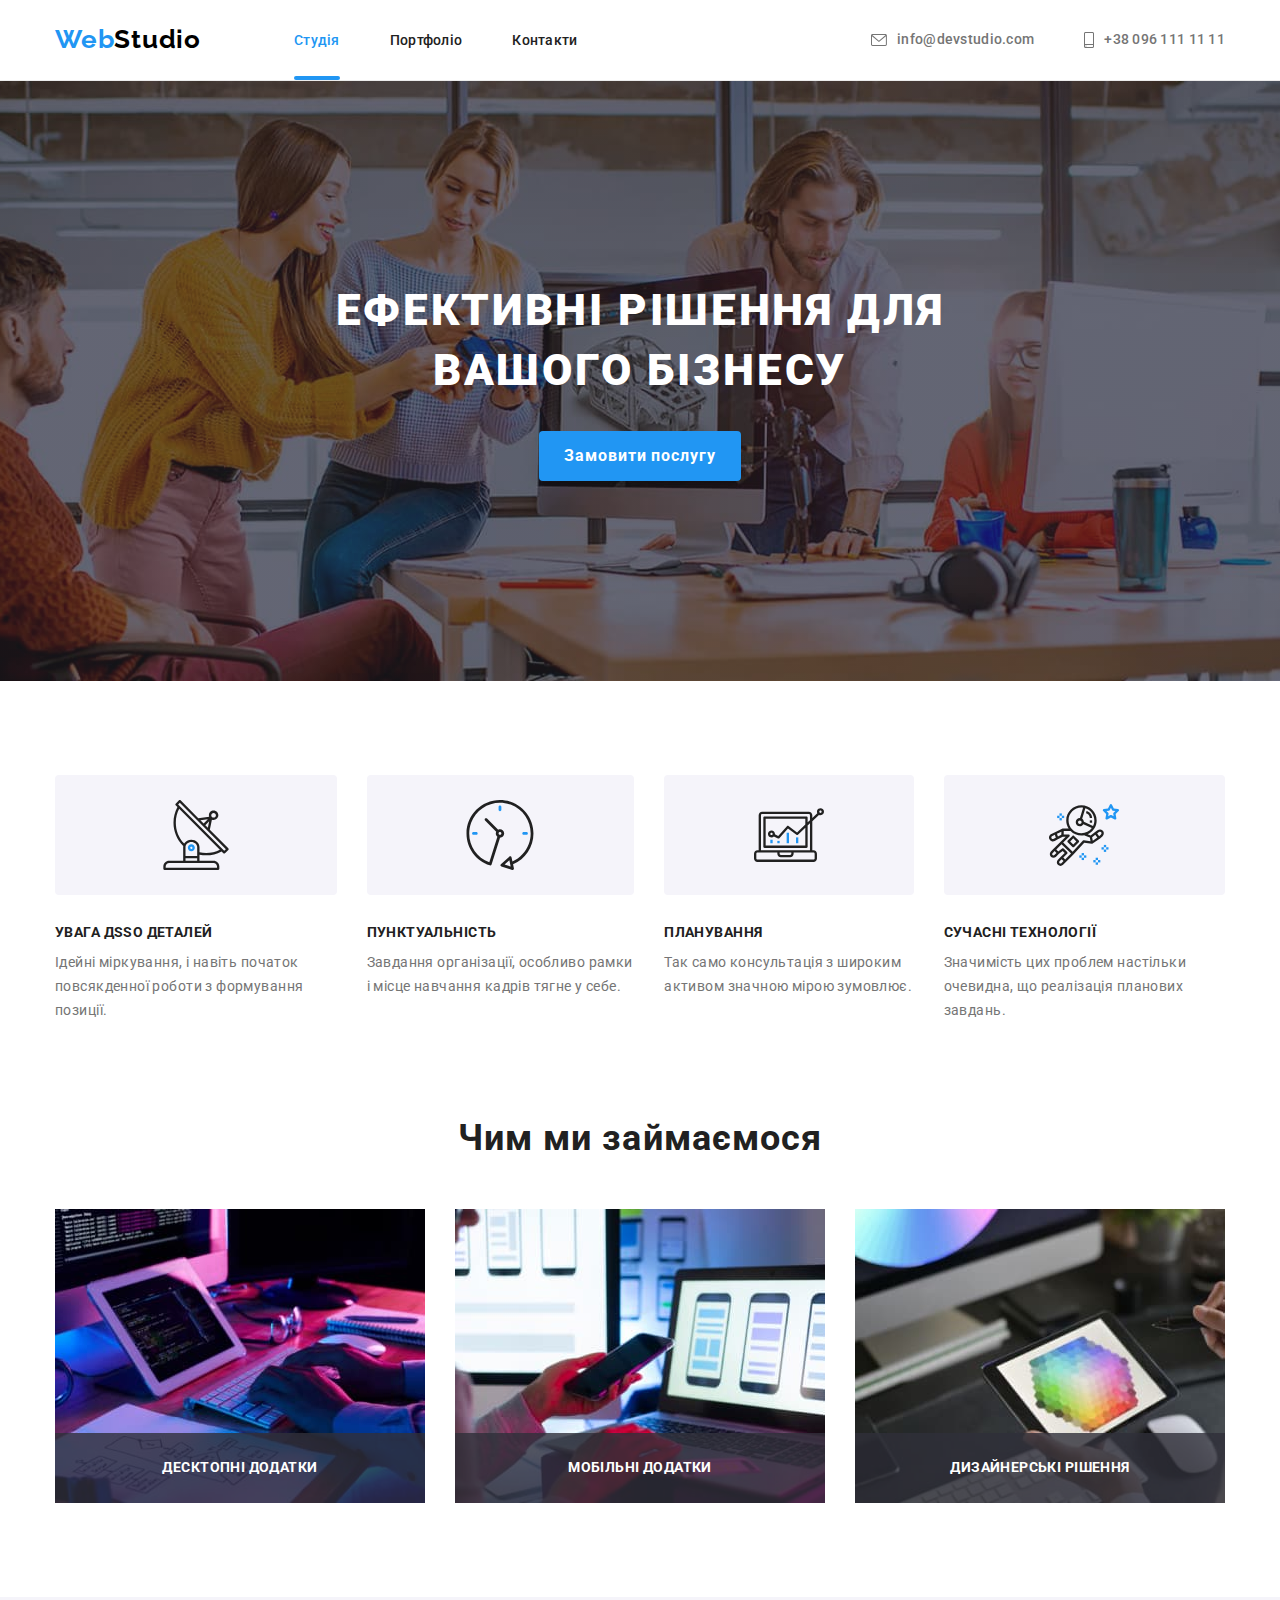
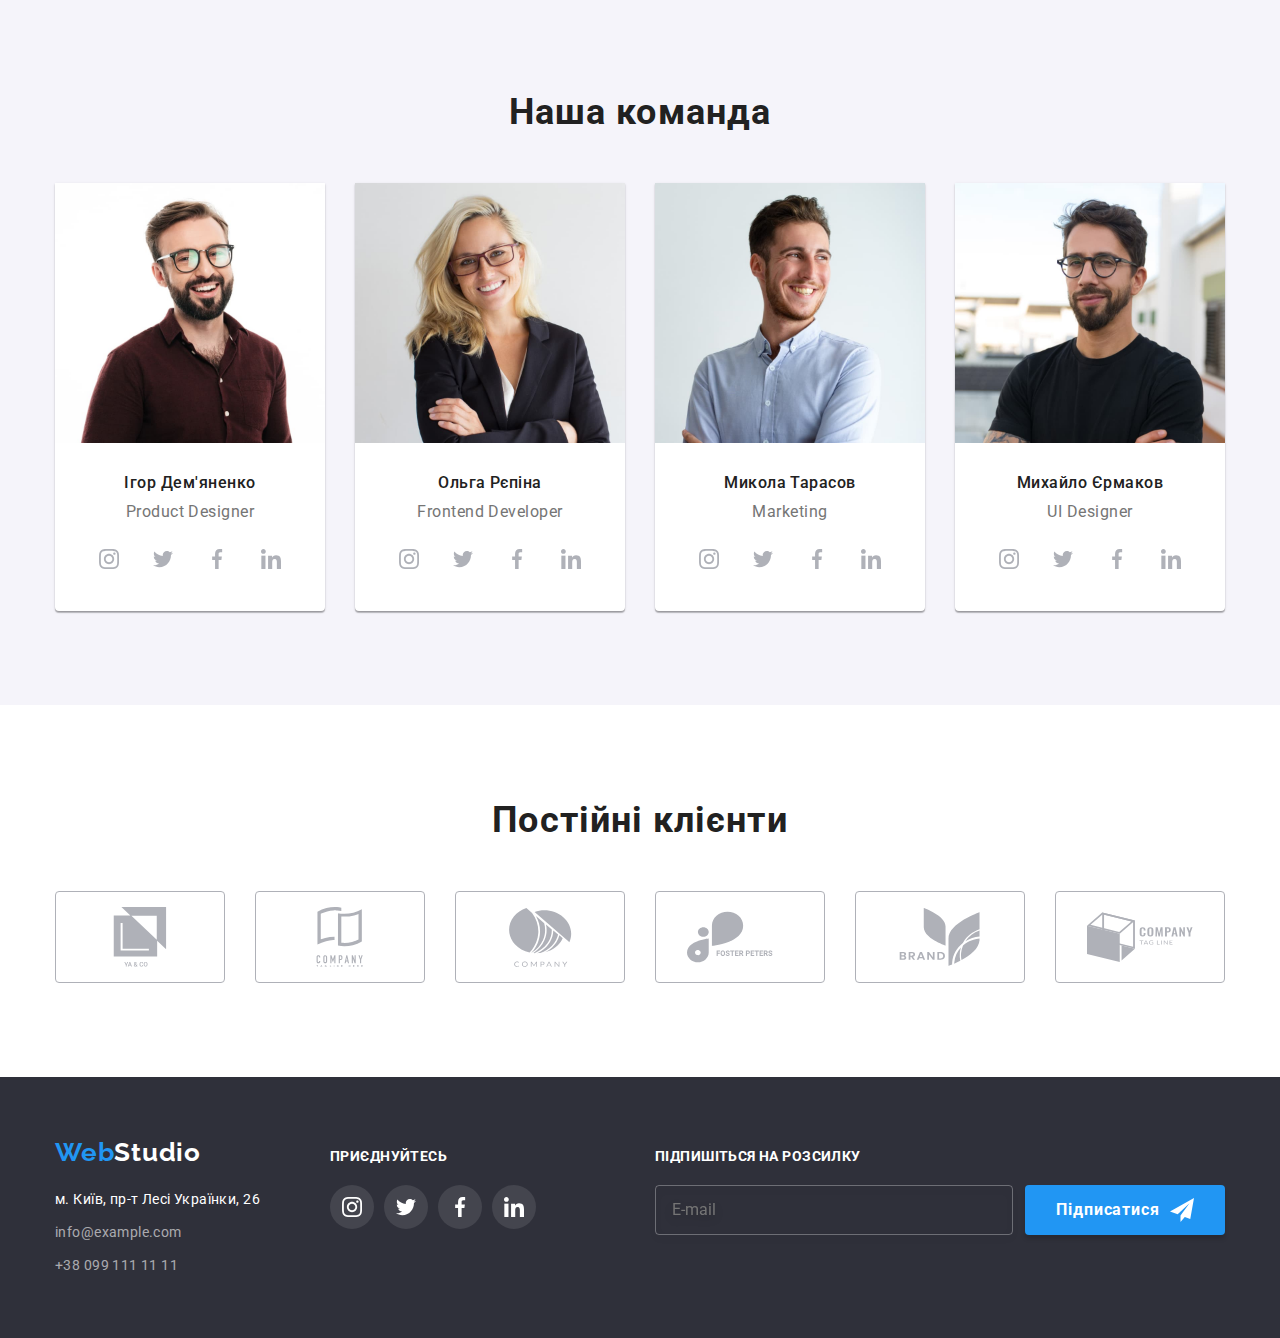
<file: index.html>
<!DOCTYPE html>
<html lang="uk">
  <head>
    <meta charset="UTF-8" />
    <meta http-equiv="X-UA-Compatible" content="IE=edge" />
    <meta name="viewport" content="width=device-width, initial-scale=1.0" />
    <title>WebStudio</title>
    <link rel="preconnect" href="https://fonts.googleapis.com" />
    <link rel="preconnect" href="https://fonts.gstatic.com" crossorigin />
    <link
      href="https://fonts.googleapis.com/css2?family=Raleway:wght@700&family=Roboto:wght@400;500;700;900&display=swap"
      rel="stylesheet"
    />
    <link
      rel="stylesheet"
      href="https://cdnjs.cloudflare.com/ajax/libs/modern-normalize/1.1.0/modern-normalize.min.css"
    />
    <link rel="stylesheet" href="./css/styles.css" />
  </head>
  <body>
    <!--HEADER-->
    <header class="decorate-header">
      <div class="container head-line">
        <a href="./index.html" lang="en" class="logo-web link"
          >Web<span class="logo-studio">Studio</span></a
        >
        <nav class="link-nav">
          <ul class="list nav-line">
            <li class="nav-item">
              <a href="./index.html" class="menu link head-studio">Студія</a>
            </li>
            <li class="nav-item">
              <a href="./portfolio.html" class="menu link">Портфоліо</a>
            </li>
            <li class="nav-item"><a href="" class="menu link">Контакти</a></li>
          </ul>
        </nav>
        <ul class="list head-contacks-line">
          <li class="head-contacks-item">
            <a href="mailto:info@devstudio.com" class="head-contacks link"
              > <svg class="head-contacks-icon" width="16" height="12">
                <use href="./image/icon/sprites.svg#icon-envelope"></use>
              </svg>info@devstudio.com</a
            >
          </li>
          <li class="head-contacks-item">
            <a href="tel:+380961111111" class="head-contacks link icon-phone"
              ><svg class="head-contacks-icon" width="10" height="16">
                <use href="./image/icon/sprites.svg#icon-smartphone"></use>
              </svg>+38 096 111 11 11</a
            >
          </li>
        </ul>
      </div>
    </header>
    <main>
      <!--HERO-->
      <section class="hero section">
        <div class="container">
          <h1 class="hero-title">Ефективні рішення для вашого бізнесу</h1>
          <button type="button" class="btn " data-modal-open>Замовити послугу</button>
        </div>
      </section>
      <!--Преимущества компании -->
      <section class="section">
        <div class="container">
          <h2 class="hidden-title">--Hidden--Преимущества компании-----</h2>
          <ul class="list quality-list">
            <li class="quality-list-item">
              <div class="quality-block">
                <svg class="quality-icon">
                  <use href="./image/icon/sprites.svg#icon-antenna"></use>
                </svg>
              </div>
              <h3 class="quality-title">УВАГА ДssО ДЕТАЛЕЙ</h3>
              <p class="quality-item">
                Ідейні міркування, і навіть початок повсякденної роботи з формування позиції.
              </p>
            </li>
            <li class="quality-list-item">
              <div class="quality-block">
                <svg class="quality-icon">
                  <use href="./image/icon/sprites.svg#icon-clock"></use>
                </svg>
              </div>
              <h3 class="quality-title">ПУНКТУАЛЬНІСТЬ</h3>
              <p class="quality-item">
                Завдання організації, особливо рамки і місце навчання кадрів тягне у себе.
              </p>
            </li>
            <li class="quality-list-item">
              <div class="quality-block">
                <svg class="quality-icon">
                  <use href="./image/icon/sprites.svg#icon-diagram"></use>
                </svg>
              </div>
              <h3 class="quality-title">ПЛАНУВАННЯ</h3>
              <p class="quality-item">
                Так само консультація з широким активом значною мірою зумовлює.
              </p>
            </li>
            <li class="quality-list-item">
              <div class="quality-block">
                <svg class="quality-icon">
                  <use href="./image/icon/sprites.svg#icon-astronaut"></use>
                </svg>
              </div>
              <h3 class="quality-title">СУЧАСНІ ТЕХНОЛОГІЇ</h3>
              <p class="quality-item">
                Значимість цих проблем настільки очевидна, що реалізація планових завдань.
              </p>
            </li>
          </ul>
        </div>
      </section>
      <!--Чем занимаемся -->
      <section class="section what-doing">
        <div class="container">
          <h2 class="section-title">Чим ми займаємося</h2>
        <ul class="list works-list">
          <li class="work-list-item">
            <img
              src="./image/box1-sq.jpg"
              alt="written-code"
              width="370"
              height="294"
            />
            <p class="work-inform">Десктопні додатки</p>
          </li >
          <li class="work-list-item">
            <img
              src="./image/box2-sq.jpg"
              alt="notebook-phone"
              width="370"
              height="294"
            />
            <p class="work-inform">Мобільні додатки</p>
          </li>
          <li class="work-list-item">
            <img
              src="./image/box3-sq.jpg"
              alt="graphics-tablet"
              width="370"
              height="294"
            />
            <p class="work-inform">Дизайнерські рішення</p>
          </li>
        </ul>
        </div>
      </section>
      <!--Наша команда-->
      <section class="employees section">
        <div class="container">
        <h2 class="section-title">Наша команда</h2>
        <ul class="list employees-list">
          <li class="employees-item">
            <img class="employee-photo"
              src="./image/Igor.jpg"
              alt="photo-card1"
              width="270"
              height="260"
            />
            <div class="employee-information">
              <h3 class="employees-name">Ігор Дем'яненко</h3>
              <p lang="en" class="employees-profesion">Product Designer</p>
             <ul class="list employees-social">
              <li class="employee-social-item">
                <a href="" class="employee-link">
                  <svg class="employee-icon" >
                    <use href="./image/icon/sprites.svg#icon-instagram"></use>
                  </svg>
                </a>
              </li>
              <li class="employee-social-item">
                <a href="" class="employee-link">
                  <svg class="employee-icon">
                    <use href="./image/icon/sprites.svg#icon-twitter"></use>
                  </svg>
                </a>
              </li>
              <li class="employee-social-item">
                <a href="" class="employee-link">
                  <svg class="employee-icon">
                    <use href="./image/icon/sprites.svg#icon-facebook"></use>
                  </svg>
                </a>
              </li>
              <li class="employee-social-item">
                <a href="" class="employee-link">
                  <svg class="employee-icon">
                    <use href="./image/icon/sprites.svg#icon-linkedin"></use>
                  </svg>
                </a>
              </li>
            </ul>
            </div>
          </li>
          <li class="employees-item">
            <img class="employee-photo"
              src="./image/Olga.jpg"
              alt="photo-card2"
              width="270"
               />
            <div class="employee-information">
              <h3 class="employees-name">Ольга Рєпіна</h3>
            <p lang="en" class="employees-profesion">Frontend Developer</p>
            <ul class="list employees-social">
              <li class="employee-social-item">
                <a href="" class="employee-link">
                  <svg class="employee-icon" >
                    <use href="./image/icon/sprites.svg#icon-instagram"></use>
                  </svg>
                </a>
              </li>
              <li class="employee-social-item">
                <a href="" class="employee-link">
                  <svg class="employee-icon">
                    <use href="./image/icon/sprites.svg#icon-twitter"></use>
                  </svg>
                </a>
              </li>
              <li class="employee-social-item">
                <a href="" class="employee-link">
                  <svg class="employee-icon">
                    <use href="./image/icon/sprites.svg#icon-facebook"></use>
                  </svg>
                </a>
              </li>
              <li class="employee-social-item">
                <a href="" class="employee-link">
                  <svg class="employee-icon">
                    <use href="./image/icon/sprites.svg#icon-linkedin"></use>
                  </svg>
                </a>
              </li>
            </ul>
          </div>
                      </li>
          <li class="employees-item">
            <img class="employee-photo"
              src="./image/Nikalayi.jpg"
              alt="photo-card3"
              width="270"
            />
           <div class="employee-information"><h3 class="employees-name">Микола Тарасов</h3>
            <p lang="en" class="employees-profesion">Marketing</p>
            <ul class="list employees-social">
              <li class="employee-social-item">
                <a href="" class="employee-link">
                  <svg class="employee-icon" >
                    <use href="./image/icon/sprites.svg#icon-instagram"></use>
                  </svg>
                </a>
              </li>
              <li class="employee-social-item">
                <a href="" class="employee-link">
                  <svg class="employee-icon">
                    <use href="./image/icon/sprites.svg#icon-twitter"></use>
                  </svg>
                </a>
              </li>
              <li class="employee-social-item">
                <a href="" class="employee-link">
                  <svg class="employee-icon">
                    <use href="./image/icon/sprites.svg#icon-facebook"></use>
                  </svg>
                </a>
              </li>
              <li class="employee-social-item">
                <a href="" class="employee-link">
                  <svg class="employee-icon">
                    <use href="./image/icon/sprites.svg#icon-linkedin"></use>
                  </svg>
                </a>
              </li>
            </ul>
          </div>
          </li>
          <li class="employees-item">
            <img class="employee-photo"
              src="./image/Mihail.jpg"
              alt="photo-сard4"
              width="270"
            />
            <div class="employee-information">
              <h3 class="employees-name">Михайло Єрмаков</h3>
            <p lang="en" class="employees-profesion">UI Designer</p>
            <ul class="list employees-social">
              <li class="employee-social-item">
                <a href="" class="employee-link">
                  <svg class="employee-icon" >
                    <use href="./image/icon/sprites.svg#icon-instagram"></use>
                  </svg>
                </a>
              </li>
              <li class="employee-social-item">
                <a href="" class="employee-link">
                  <svg class="employee-icon">
                    <use href="./image/icon/sprites.svg#icon-twitter"></use>
                  </svg>
                </a>
              </li>
              <li class="employee-social-item">
                <a href="" class="employee-link">
                  <svg class="employee-icon">
                    <use href="./image/icon/sprites.svg#icon-facebook"></use>
                  </svg>
                </a>
              </li>
              <li class="employee-social-item">
                <a href="" class="employee-link">
                  <svg class="employee-icon">
                    <use href="./image/icon/sprites.svg#icon-linkedin"></use>
                  </svg>
                </a>
              </li>
            </ul>
          </div>
          </li>
        </div>
        </ul>
      </section>
      <!--Постійні клієнти-->
      <section class="section">
        <div class="container">
          <h2 class="section-title">Постійні клієнти</h2>
          <ul class="list clients-list">
            <li class="client-list-item">
              <a class="client-link" href="">
                <svg class="client-list-icon">
                  <use href="./image/icon/sprites.svg#icon-ya-co"></use>
                </svg>
              </a>
            </li>
            <li class="client-list-item">
              <a class="client-link" href="">
                <svg class="client-list-icon">
                  <use href="./image/icon/sprites.svg#icon-tagline"></use>
                </svg>
              </a>
            </li>
            <li class="client-list-item">
              <a class="client-link" href="">
                <svg class="client-list-icon">
                  <use href="./image/icon/sprites.svg#icon-company"></use>
                </svg>
              </a>
            </li>
            <li class="client-list-item">
              <a class="client-link" href="">
                <svg class="client-list-icon">
                  <use href="./image/icon/sprites.svg#icon-foster-peters"></use>
                </svg>
              </a>
            </li>
            <li class="client-list-item">
              <a class="client-link" href="">
                <svg class="client-list-icon">
                  <use href="./image/icon/sprites.svg#icon-brand"></use>
                </svg>
              </a>
            </li>
            <li class="client-list-item">
              <a class="client-link" href="">
                <svg class="client-list-icon">
                  <use href="./image/icon/sprites.svg#icon-tag-line" width="106" height="60"></use>
                </svg>
              </a>
            </li>
          </ul>
        </div>
      </section>
    </main>
    <!--Футер-->
    <footer class="footer">
      <div class="container footer-block">
        <div class="fblock-left">
        <a href="./index.html" lang="en" class="logo-web-footer link"
        >Web<span class="logo-studio-footer">Studio</span></a>
      <address class="address">
        <ul class="list">
          <li class="address-item">
            <a
              href="https://goo.gl/maps/Jku4d1xR5NEidK218"
              target="_blank"
              rel="noopener noreferrer"
              title="Google maps"
              class="address-contact link"
              >м. Київ, пр-т Лесі Українки, 26</a
            >
          </li>
          <li class="address-item">
            <a href="mailto:info@example.com" class="footer-contacts link"
              >info@example.com</a
            >
          </li>
          <li class="address-item">
            <a href="tel:+380991111111" class="footer-contacts link"
              >+38 099 111 11 11</a
            >
          </li>
        </ul>
      </address>
        </div>
        <div class="fblock-center">
          <p class="social-connect">приєднуйтесь</p>
        <ul class="social-list list">
        <li class="social-item">
          <a href="" class="social-link">
            <svg class="social-footer-icon">
              <use href="./image/icon/sprites.svg#icon-instagram"></use>
            </svg>
          </a>
        </li>
        <li class="social-item">
          <a href="" class="social-link">
            <svg class="social-footer-icon">
              <use href="./image/icon/sprites.svg#icon-twitter"></use>
            </svg>
          </a>
        </li>
        <li class="social-item">
          <a href="" class="social-link">
            <svg class="social-footer-icon">
              <use href="./image/icon/sprites.svg#icon-facebook"></use>
            </svg>
          </a>
        </li>
        <li class="social-item">
          <a href="" class="social-link">
            <svg class="social-footer-icon">
              <use href="./image/icon/sprites.svg#icon-linkedin"></use>
            </svg>
          </a>
        </li>
      </ul>
    </div> 
    <div class="subscribe">
      <p class="subscribe-text">Підпишіться на розсилку</p>
       <form class="subscribe-form" >
         <label for="subscribe-email" class="subscribe-write"><span class="subscribe-write-text" >E-mail</span> 
          <input type="email" name="email" id="subscribe-email" class="subscribe-add-mail">
         </label>
       <button type="submit" class="subscribe-btn">Підписатися 
        <svg class="subsribe-btn-icon">
          <use href="./image/icon/sprites.svg#icon-send"></use>
        </svg>
       </button>
        </form>
      </div> 
      </div>
    </footer>
     <div class="backdrop is-hidden " data-modal>
      <div class="modal">
        <button type="button" class="modal-close-btn" data-modal-close>
          <svg class="modal-close-btn-icon">
            <use href="./image/icon/sprites.svg#icon-close"></use>
          </svg>
        </button>
        <form class="modal-form" autocomplete="off" >
        <p class="modal-title">Залиште свої дані, ми вам передзвонимо</p>
        <label for="user_name" class="caption-form">Ім'я</label>
        <div class="caption-form-write">
          <input type="text" name="user_name" id="user_name" class="caption-form-input" pattern="[a-zA-Zа-яА-ЯіІїЇ]+" minlength="2" required>
         <svg class="modal-form-icon">
          <use href="./image/icon/sprites.svg#icon-person"></use>
         </svg>
        </div>
        <label for="user-phone" class="caption-form">Телефон</label>
        <div class="caption-form-write">
          <input type="tel" name="user_phone" id="user-phone" class="caption-form-input" pattern="[0-9]+" required>
         <svg class="modal-form-icon">
          <use href="./image/icon/sprites.svg#icon-phone"></use>
        </svg>
        </div>
        <label for="user-email" class="caption-form">Пошта</label>
        <div class="caption-form-write">
          <input type="email" name="user_email" id="user-email" class="caption-form-input" required>
        <svg class="modal-form-icon">
          <use href="./image/icon/sprites.svg#icon-dark-mail"></use>
        </svg>
        </div>
        <label for="user-comment" class="caption-form">Коментар</label>
        <textarea name="user_comment" id="user-comment" placeholder="Введіть текст" class="caption-form-comment" ></textarea>
        <input type="checkbox" name="agree_license" id="agree-license" class="modal-form-check hidden-title" required>
        <label for="agree-license" class="agreed-license">Погоджуюся з розсилкою та приймаю&nbsp<a href="" class="link">Умови договору</a></label>
        <button type="submit" class="modal-send-btn">Відправити</button>
         </form>
      </div>  
    </div>
    <script src="./js/modal.js"></script>
  </body>
</html>
</file>
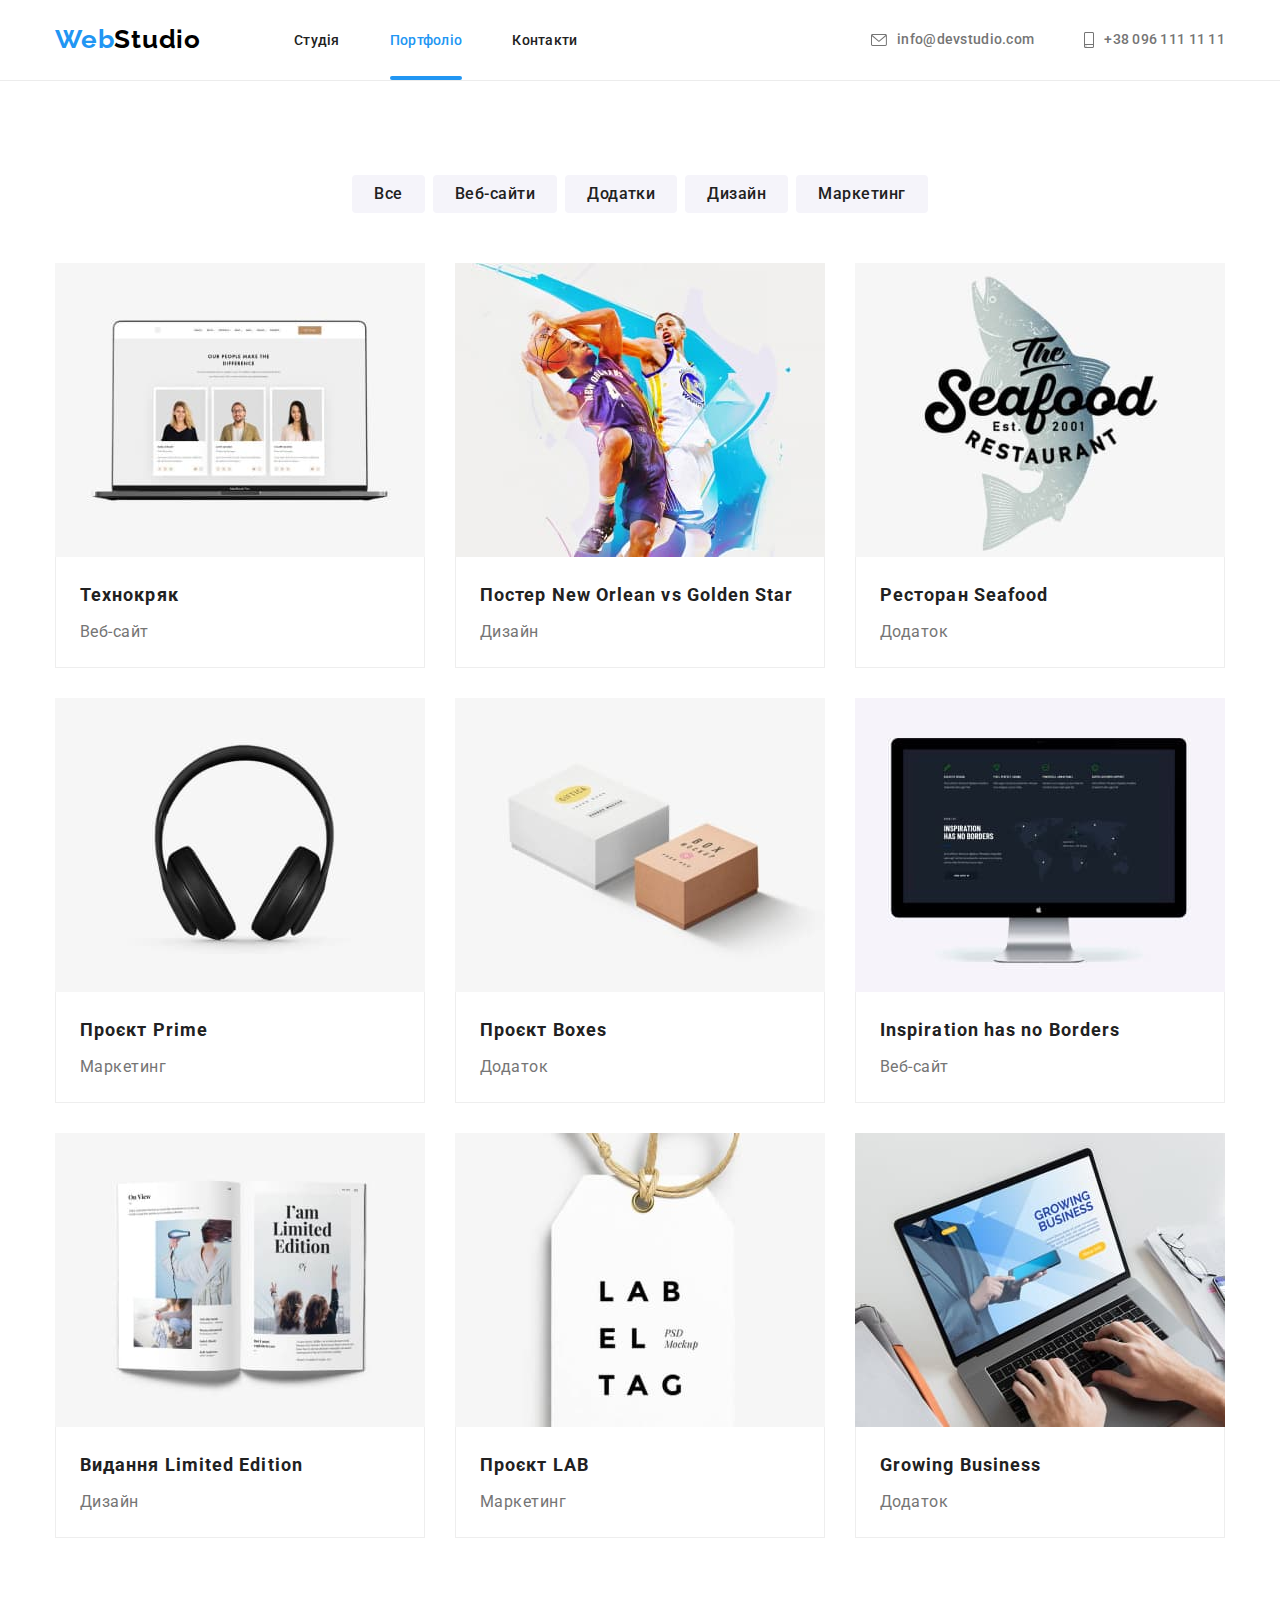
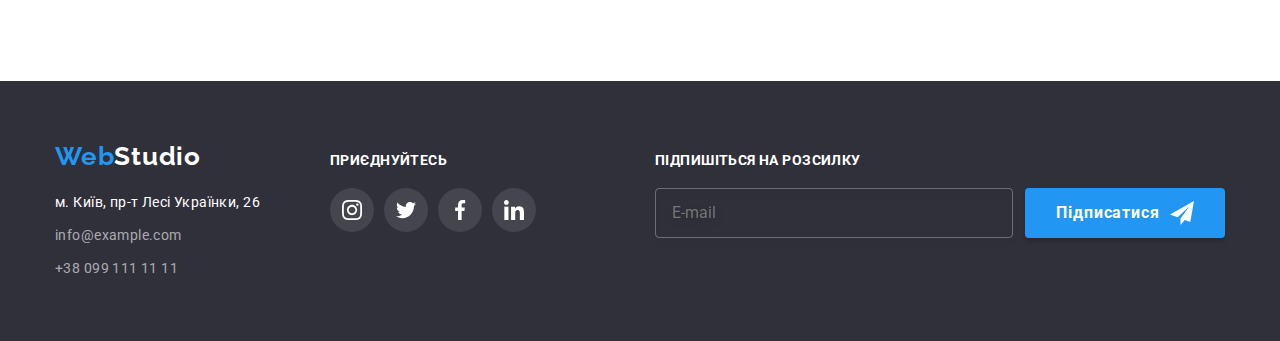
<file: portfolio.html>
<!DOCTYPE html>
<html lang="uk">
  <head>
    <meta charset="UTF-8" />
    <meta http-equiv="X-UA-Compatible" content="IE=edge" />
    <meta name="viewport" content="width=device-width, initial-scale=1.0" />
    <title>WebStudio-Portfolio</title>
    <link rel="preconnect" href="https://fonts.googleapis.com" />
    <link rel="preconnect" href="https://fonts.gstatic.com" crossorigin />
    <link
      href="https://fonts.googleapis.com/css2?family=Raleway:wght@700&family=Roboto:wght@400;500;700;900&display=swap"
      rel="stylesheet"
    />
    <link
      rel="stylesheet"
      href="https://cdnjs.cloudflare.com/ajax/libs/modern-normalize/1.1.0/modern-normalize.min.css"
    />
    <link rel="stylesheet" href="./css/styles.css" />
  </head>
  <body>
    <!--хедер-->
    <header class="decorate-header">
      <div class="container head-line">
        <a href="./index.html" lang="en" class="logo-web link"
          >Web<span class="logo-studio">Studio</span></a
        >
        <nav class="link-nav">
          <ul class="list nav-line">
            <li class="nav-item">
              <a href="./index.html" class="menu link">Студія</a>
            </li>
            <li class="nav-item">
              <a href="./portfolio.html" class="menu link head-portfolio"
                >Портфоліо</a
              >
            </li>
            <li class="nav-item"><a href="" class="menu link">Контакти</a></li>
          </ul>
        </nav>
        <ul class="list head-contacks-line">
          <li class="head-contacks-item">
            <a href="mailto:info@devstudio.com" class="head-contacks link">
              <svg class="head-contacks-icon" width="16" height="12">
                <use href="./image/icon/sprites.svg#icon-envelope"></use></svg
              >info@devstudio.com</a
            >
          </li>
          <li class="head-contacks-item">
            <a href="tel:+380961111111" class="head-contacks link icon-phone"
              ><svg class="head-contacks-icon" width="10" height="16">
                <use href="./image/icon/sprites.svg#icon-smartphone"></use></svg
              >+38 096 111 11 11</a
            >
          </li>
        </ul>
      </div>
    </header>
    <main>
      <section class="section">
        <div class="container">
          <h1 class="hidden-title">----Hidden-----Наше Портфолио</h1>
          <!--список фильтров-->
          <ul class="list menu-filter">
            <li><button type="button" class="btn-filter">Все</button></li>
            <li><button type="button" class="btn-filter">Веб-сайти</button></li>
            <li><button type="button" class="btn-filter">Додатки</button></li>
            <li><button type="button" class="btn-filter">Дизайн</button></li>
            <li><button type="button" class="btn-filter">Маркетинг</button></li>
          </ul>
          <!-- перечень работ портфолио -->
          <ul class="list our-works">
            <li class="our-works-item">
              <a href="" class="link our-works-link">
                <div class="about-background">
                  <img
                  class="our-work-img"
                  src="./image/portgolio/tehnocrack.jpg"
                  alt="Технокряк"
                  width="370"
                />
                <p class="our-work-about">Ресурс пропонує комплексні пропозиції з різним рівнем функціоналу та сервісів. Все це дозволить відвідувачу отримати вичерпні відомості про компанію чи приватну особу</p>
              </div>
                <div class="portfolio-border">
                  <h2 class="portfolio-name">Технокряк</h2>
                  <p class="porfolio-item">Веб-сайт</p>
                </div>
              </a>
            </li>
            <li class="our-works-item">
              <a href="" class="link our-works-link">
                <div class="about-background"> 
                  <img
                  class="our-work-img"
                  src="./image/portgolio/post.jpg"
                  alt="два баскетболиста"
                  width="370"
                />
                 <p class="our-work-about">Lorem ipsum dolor sit amet consectetur adipisicing elit. Officiis reiciendis saepe esse, ea repudiandae architecto. Totam, possimus nihil et in pariatur praesentium rerum, quam cum, cupiditate modi voluptatibus aperiam accusamus!
                Error repellendus ex, fugiat nulla at expedita officia corporis alias hic quia, beatae a quibusdam explicabo, doloremque praesentium nam obcaecati odit atque omnis eaque deserunt? Magnam vero atque corporis assumenda.
                Rerum, illo veritatis. Repudiandae quis tempora explicabo maiores cum totam fugiat aspernatur, architecto libero necessitatibus mollitia quaerat qui facere et nemo minus cupiditate dignissimos magni, sapiente animi nesciunt quia tenetur.</p>
              </div>
                <div class="portfolio-border">
                  <h2 class="portfolio-name">
                    Постер <span lang="en">New Orlean vs Golden Star</span>
                  </h2>
                  <p class="porfolio-item">Дизайн</p>
                </div>
              </a>
            </li>
            <li class="our-works-item">
              <a href="" class="link our-works-link">
                <div class="about-background"> 
                  <img
                  class="our-work-img"
                  src="./image/portgolio/restaurant.jpg"
                  alt="логотип ресторана"
                  width="370"
                />
                  <p class="our-work-about">Lorem ipsum dolor sit amet consectetur adipisicing elit. Officiis reiciendis saepe esse, ea repudiandae architecto. Totam, possimus nihil et in pariatur praesentium rerum, quam cum, cupiditate modi voluptatibus aperiam accusamus!
                Error repellendus ex, fugiat nulla at expedita officia corporis alias hic quia, beatae a quibusdam explicabo, doloremque praesentium nam obcaecati odit atque omnis eaque deserunt? Magnam vero atque corporis assumenda.
                Rerum, illo veritatis. Repudiandae quis tempora explicabo maiores cum totam fugiat aspernatur, architecto libero necessitatibus mollitia quaerat qui facere et nemo minus cupiditate dignissimos magni, sapiente animi nesciunt quia tenetur.</p>
              </div>
                <div class="portfolio-border">
                  <h2 class="portfolio-name">
                    Ресторан <span lang="en">Seafood</span>
                  </h2>
                  <p class="porfolio-item">Додаток</p>
                </div>
              </a>
            </li>
            <li class="our-works-item">
              <a href="" class="link our-works-link">
                <div class="about-background"> 
                  <img
                  class="our-work-img"
                  src="./image/portgolio/project-prime.jpg"
                  alt="навушники"
                  width="370"
                />
                 <p class="our-work-about">Lorem ipsum dolor sit amet consectetur adipisicing elit. Officiis reiciendis saepe esse, ea repudiandae architecto. Totam, possimus nihil et in pariatur praesentium rerum, quam cum, cupiditate modi voluptatibus aperiam accusamus!
                Error repellendus ex, fugiat nulla at expedita officia corporis alias hic quia, beatae a quibusdam explicabo, doloremque praesentium nam obcaecati odit atque omnis eaque deserunt? Magnam vero atque corporis assumenda.
                Rerum, illo veritatis. Repudiandae quis tempora explicabo maiores cum totam fugiat aspernatur, architecto libero necessitatibus mollitia quaerat qui facere et nemo minus cupiditate dignissimos magni, sapiente animi nesciunt quia tenetur.</p>
              </div>
                <div class="portfolio-border">
                  <h2 class="portfolio-name">
                    Проєкт <span lang="en">Prime</span>
                  </h2>
                  <p class="porfolio-item">Маркетинг</p>
                </div>
              </a>
            </li>
            <li class="our-works-item"> <a href="" class="link our-works-link">
              <div class="about-background"> 
                <img
                class="our-work-img"
                src="./image/portgolio/project-boxes.jpg"
                alt="две коробки"
                width="370"
              />
              <p class="our-work-about">Lorem ipsum dolor sit amet consectetur adipisicing elit. Officiis reiciendis saepe esse, ea repudiandae architecto. Totam, possimus nihil et in pariatur praesentium rerum, quam cum, cupiditate modi voluptatibus aperiam accusamus!
                Error repellendus ex, fugiat nulla at expedita officia corporis alias hic quia, beatae a quibusdam explicabo, doloremque praesentium nam obcaecati odit atque omnis eaque deserunt? Magnam vero atque corporis assumenda.
                Rerum, illo veritatis. Repudiandae quis tempora explicabo maiores cum totam fugiat aspernatur, architecto libero necessitatibus mollitia quaerat qui facere et nemo minus cupiditate dignissimos magni, sapiente animi nesciunt quia tenetur.</p>
              </div>
              <div class="portfolio-border">
                <h2 class="portfolio-name">
                  Проєкт <span lang="en">Boxes</span>
                </h2>
                <p class="porfolio-item">Додаток</p>
              </div> </a>
            </li>
            <li class="our-works-item"> <a href="" class="link our-works-link">
              <div class="about-background"> 
                <img
                class="our-work-img"
                src="./image/portgolio/inspirarion.jpg"
                alt="монитор"
                width="370"
              />
              <p class="our-work-about">Lorem ipsum dolor sit amet consectetur adipisicing elit. Officiis reiciendis saepe esse, ea repudiandae architecto. Totam, possimus nihil et in pariatur praesentium rerum, quam cum, cupiditate modi voluptatibus aperiam accusamus!
                Error repellendus ex, fugiat nulla at expedita officia corporis alias hic quia, beatae a quibusdam explicabo, doloremque praesentium nam obcaecati odit atque omnis eaque deserunt? Magnam vero atque corporis assumenda.
                Rerum, illo veritatis. Repudiandae quis tempora explicabo maiores cum totam fugiat aspernatur, architecto libero necessitatibus mollitia quaerat qui facere et nemo minus cupiditate dignissimos magni, sapiente animi nesciunt quia tenetur.</p>
              </div>
              <div class="portfolio-border">
                <h2 lang="en" class="portfolio-name">
                  Inspiration has no Borders
                </h2>
                <p class="porfolio-item">Веб-сайт</p>
              </div> </a>
            </li>
            <li class="our-works-item"> <a href="" class="link our-works-link">
              <div class="about-background">
                <img
                class="our-work-img"
                src="./image/portgolio/limited-edition.jpg"
                alt="розкрытый журнал"
                width="370"
              />
              <p class="our-work-about">Lorem ipsum dolor sit amet consectetur adipisicing elit. Officiis reiciendis saepe esse, ea repudiandae architecto. Totam, possimus nihil et in pariatur praesentium rerum, quam cum, cupiditate modi voluptatibus aperiam accusamus!
                Error repellendus ex, fugiat nulla at expedita officia corporis alias hic quia, beatae a quibusdam explicabo, doloremque praesentium nam obcaecati odit atque omnis eaque deserunt? Magnam vero atque corporis assumenda.
                Rerum, illo veritatis. Repudiandae quis tempora explicabo maiores cum totam fugiat aspernatur, architecto libero necessitatibus mollitia quaerat qui facere et nemo minus cupiditate dignissimos magni, sapiente animi nesciunt quia tenetur.</p>
              </div>
              <div class="portfolio-border">
                <h2 class="portfolio-name">
                  Видання <span lang="en">Limited Edition</span>
                </h2>
                <p class="porfolio-item">Дизайн</p>
              </div> </a>
            </li>
            <li class="our-works-item"> <a href="" class="link our-works-link">
              <div class="about-background">
              <img
                class="our-work-img"
                src="./image/portgolio/project-lab.jpg"
                alt="бирка с надписью"
                width="370"
              />
              <p class="our-work-about">Lorem ipsum dolor sit amet consectetur adipisicing elit. Officiis reiciendis saepe esse, ea repudiandae architecto. Totam, possimus nihil et in pariatur praesentium rerum, quam cum, cupiditate modi voluptatibus aperiam accusamus!
                Error repellendus ex, fugiat nulla at expedita officia corporis alias hic quia, beatae a quibusdam explicabo, doloremque praesentium nam obcaecati odit atque omnis eaque deserunt? Magnam vero atque corporis assumenda.
                Rerum, illo veritatis. Repudiandae quis tempora explicabo maiores cum totam fugiat aspernatur, architecto libero necessitatibus mollitia quaerat qui facere et nemo minus cupiditate dignissimos magni, sapiente animi nesciunt quia tenetur.</p>
              </div>
              <div class="portfolio-border">
                <h2 class="portfolio-name">
                  Проєкт <span lang="en">LAB</span>
                </h2>
                <p class="porfolio-item">Маркетинг</p>
              </div> </a>
            </li>
            <li class="our-works-item"> <a href="" class="link our-works-link">
              <div class="about-background">
                <img
                class="our-work-img"
                src="./image/portgolio/growing.jpg"
                alt="ноутбук в роботе"
                width="370"
              />
              <p class="our-work-about">Lorem ipsum dolor sit amet consectetur adipisicing elit. Officiis reiciendis saepe esse, ea repudiandae architecto. Totam, possimus nihil et in pariatur praesentium rerum, quam cum, cupiditate modi voluptatibus aperiam accusamus!
                Error repellendus ex, fugiat nulla at expedita officia corporis alias hic quia, beatae a quibusdam explicabo, doloremque praesentium nam obcaecati odit atque omnis eaque deserunt? Magnam vero atque corporis assumenda.
                Rerum, illo veritatis. Repudiandae quis tempora explicabo maiores cum totam fugiat aspernatur, architecto libero necessitatibus mollitia quaerat qui facere et nemo minus cupiditate dignissimos magni, sapiente animi nesciunt quia tenetur.</p>
              </div>
              <div class="portfolio-border">
                <h2 lang="en" class="portfolio-name">Growing Business</h2>
                <p class="porfolio-item">Додаток</p>
              </div>
            </li>
          </ul>
   </a>      </div>
      </section>
    </main>
    <!-- Футер -->
    <footer class="footer">
      <div class="container footer-block">
        <div class="fblock-left">
        <a href="./index.html" lang="en" class="logo-web-footer link"
        >Web<span class="logo-studio-footer">Studio</span></a>
      <address class="address">
        <ul class="list">
          <li class="address-item">
            <a
              href="https://goo.gl/maps/Jku4d1xR5NEidK218"
              target="_blank"
              rel="noopener noreferrer"
              title="Google maps"
              class="address-contact link"
              >м. Київ, пр-т Лесі Українки, 26</a
            >
          </li>
          <li class="address-item">
            <a href="mailto:info@example.com" class="footer-contacts link"
              >info@example.com</a
            >
          </li>
          <li class="address-item">
            <a href="tel:+380991111111" class="footer-contacts link"
              >+38 099 111 11 11</a
            >
          </li>
        </ul>
      </address>
        </div>
        <div class="fblock-center">
          <p class="social-connect">приєднуйтесь</p>
        <ul class="social-list list">
        <li class="social-item">
          <a href="" class="social-link">
            <svg class="social-footer-icon">
              <use href="./image/icon/sprites.svg#icon-instagram"></use>
            </svg>
          </a>
        </li>
        <li class="social-item">
          <a href="" class="social-link">
            <svg class="social-footer-icon">
              <use href="./image/icon/sprites.svg#icon-twitter"></use>
            </svg>
          </a>
        </li>
        <li class="social-item">
          <a href="" class="social-link">
            <svg class="social-footer-icon">
              <use href="./image/icon/sprites.svg#icon-facebook"></use>
            </svg>
          </a>
        </li>
        <li class="social-item">
          <a href="" class="social-link">
            <svg class="social-footer-icon">
              <use href="./image/icon/sprites.svg#icon-linkedin"></use>
            </svg>
          </a>
        </li>
      </ul>
    </div>  
    <div class="subscribe">
      <p class="subscribe-text">Підпишіться на розсилку</p>
       <form class="subscribe-form" >
         <label for="subscribe-email" class="subscribe-write"><span class="subscribe-write-text" >E-mail</span> 
          <input type="email" name="email" id="subscribe-email" class="subscribe-add-mail">
         </label>
       <button type="submit" class="subscribe-btn">Підписатися 
        <svg class="subsribe-btn-icon">
          <use href="./image/icon/sprites.svg#icon-send"></use>
        </svg>
       </button>
        </form>
      </div> 
      </div>
    </footer>
  </body>
</html>
</file>
<file: css/styles.css>
:root {
  --primery-bgc: #f5f5f5;
  --primery-text-color: #757575;
  --secondary-text-color: #212121;
  --accent-color: #2196f3;
  --text-color-dark-terms: #ffffff;
  --icon-color: #afb1b8;
  --transform-durac: 250ms;
  --transition-func: cubic-bezier(0.4, 0, 0.2, 1);
}
h1,
h2,
h3,
h4,
p {
  margin-top: 0;
  margin-bottom: 0;
}
ul {
  margin-top: 0;
  margin-bottom: 0;
  padding-left: 0;
}
img {
  display: block;
  max-width: 100%;
  height: auto;
}
body {
  font-family: "Roboto", sans-serif;
  color: var(--primery-text-color);
}
button {
  border: none;
  cursor: pointer;
  padding: 0;
}

.list {
  list-style: none;
}
.link {
  text-decoration: none;
}

.container {
  width: 1200px;
  padding-left: 15px;
  padding-right: 15px;
  margin-left: auto;
  margin-right: auto;
}

.section-title {
  font-weight: 700;
  font-size: 36px;
  line-height: 1.17;
  letter-spacing: 0.03em;
  text-align: center;
  color: var(--secondary-text-color);
}
.hidden-title {
  position: absolute;
  width: 1px;
  height: 1px;
  margin: -1px;
  border: 0;
  padding: 0;
  white-space: nowrap;
  clip-path: inset(100%);
  clip: rect(0 0 0 0);
  overflow: hidden;
}
.section {
  padding-top: 94px;
  padding-bottom: 94px;
}

/* -----HEADER---- */
.decorate-header {
  background-color: #ffffff;
  border-bottom: 1px solid #ececec;
}
.head-line {
  display: flex;
  align-items: center;
}
.logo-web,
.logo-web-footer {
  font-family: "Raleway", sans-serif;
  font-weight: 700;
  font-size: 26px;
  line-height: 1.19;
  letter-spacing: 0.03em;
  color: var(--accent-color);
}
.logo-web {
  padding-top: 24px;
  padding-bottom: 25px;
  margin-right: 93px;
}
.logo-studio {
  color: #000000;
}
.nav-line {
  display: flex;
}
.nav-item {
  position: relative;
}
.nav-item:not(:last-child) {
  margin-right: 50px;
}
.menu,
.head-contacks {
  padding-top: 32px;
  padding-bottom: 32px;
}

.menu {
  font-weight: 500;
  font-size: 14px;
  line-height: 1.14;
  letter-spacing: 0.02em;
  color: var(--secondary-text-color);
  transition: color;
  transition-duration: var(--transform-durac);
  transition-timing-function: var(--transition-func);
}
.menu:hover,
.menu:focus {
  color: var(--accent-color);
}
.head-contacks-line {
  display: flex;
  margin-left: auto;
}

.head-contacks-item:not(:last-child) {
  margin-right: 50px;
}
.head-contacks {
  display: flex;
  font-weight: 500;
  font-size: 14px;
  line-height: 1.14;
  letter-spacing: 0.02em;
  color: var(--primery-text-color);
  align-items: center;
  transition-property: color, fill;
  transition-duration: var(--transform-durac);
  transition-timing-function: var(--transition-func);
}
.head-contacks:hover,
.head-contacks:focus {
  fill: currentColor;
  color: var(--accent-color);
}
.head-studio {
  position: relative;
  color: var(--accent-color);
}
.head-studio::after {
  content: "";
  position: absolute;
  left: 0;
  bottom: 0;
  width: 100%;
  height: 4px;
  display: block;
  background-color: var(--accent-color);
  border-radius: 2px;
}
.head-contacks-icon {
  fill: currentColor;
  margin-right: 10px;
}

/* -----/HEADER---- */

/* ----HERO---- */
.hero {
  padding-top: 200px;
  padding-bottom: 200px;
  margin-left: auto;
  margin-right: auto;
  max-width: 1600px;
  background: rgba(47, 48, 58, 0.4);
  background-image: linear-gradient(
      rgba(47, 48, 58, 0.4),
      rgba(47, 48, 58, 0.4)
    ),
    url("../image/bg/bgpicture.jpg");
  background-size: cover;
  background-position: center;
  background-repeat: no-repeat;
}
.hero-title {
  font-weight: 900;
  font-size: 44px;
  line-height: 1.36;
  text-align: center;
  letter-spacing: 0.06em;
  text-transform: uppercase;
  color: var(--text-color-dark-terms);

  max-width: 696px;

  margin-left: auto;
  margin-right: auto;
  margin-bottom: 30px;
}
.btn {
  font-family: "Roboto", sans-serif;
  font-weight: 700;
  font-size: 16px;
  line-height: 1.88;
  display: flex;
  align-items: center;
  text-align: center;
  letter-spacing: 0.06em;
  color: var(--text-color-dark-terms);
  background-color: var(--accent-color);
  box-shadow: 0px 4px 4px rgba(0, 0, 0, 0.15);
  border-radius: 4px;
  padding: 10px 25px;
  margin-left: auto;
  margin-right: auto;
  transition: background-color var(--transform-durac) var(--transition-func);
}
.btn:hover,
.btn:focus {
  background-color: #188ce8;
}
/* ----/HERO---- */

/* ----Преимущества компании ---- */

.quality-list {
  display: flex;
}
.quality-title {
  font-weight: 700;
  font-size: 14px;
  line-height: 1.14;
  letter-spacing: 0.03em;
  text-transform: uppercase;
  color: var(--secondary-text-color);
  margin-bottom: 10px;
}
.quality-block {
  display: flex;
  height: 120px;
  justify-content: center;
  align-items: center;
  margin-bottom: 30px;
  background-color: #f5f4fa;
  border-radius: 4px;
}
.quality-icon {
  width: 70px;
  height: 70px;
}

.quality-item {
  font-size: 14px;
  line-height: 1.71;
  letter-spacing: 0.03em;
}
.quality-list-item:not(:last-child) {
  margin-right: 30px;
}
/* ----/Преимущества компании ---- */

/* ----Чем занимаемся ---- */
.what-doing {
  padding-top: 0;
}
.works-list {
  display: flex;
}
.work-list-item {
  position: relative;
}
.work-list-item:not(:last-child) {
  margin-right: 30px;
}
.work-inform {
  align-items: center;
  font-weight: 700;
  font-size: 14px;
  line-height: 1.14;
  letter-spacing: 0.03em;
  text-transform: uppercase;
  color: var(--text-color-dark-terms);
  position: absolute;
  display: flex;
  height: 70px;
  justify-content: center;
  width: 100%;
  bottom: 0;
  z-index: 1;
  background-color: rgba(47, 48, 58, 0.8);
}

.container .section-title {
  margin-bottom: 50px;
}
/* ----/Чем занимаемся ---- */

/* ----Наша команда---- */
.employees {
  background-color: #f5f4fa;
}
.employees-list {
  display: flex;
  flex-wrap: wrap;
  gap: 30px;
}
.employees-item {
  box-shadow: 0px 1px 3px rgba(0, 0, 0, 0.12), 0px 1px 1px rgba(0, 0, 0, 0.14),
    0px 2px 1px rgba(0, 0, 0, 0.2);
  border-radius: 0px 0px 4px 4px;
  background-color: #ffffff;
}
.employee-information {
  padding-top: 30px;
  padding-bottom: 30px;
}
.employees-name {
  font-weight: 500;
  font-size: 16px;
  line-height: 1.19;
  letter-spacing: 0.03em;

  text-align: center;
  color: var(--secondary-text-color);
  margin-bottom: 10px;
}

.employees-profesion {
  font-size: 16px;
  line-height: 1.19;
  letter-spacing: 0.03em;
  text-align: center;
  margin-bottom: 16px;
}
.employees-social {
  display: flex;
  justify-content: center;
  align-items: center;
  gap: 10px;
}
/* .employee-social-item {
} */
.employee-link {
  width: 44px;
  height: 44px;
  border-radius: 50%;
  display: flex;
  justify-content: center;
  align-items: center;
  background-color: #ffffff;
  fill: var(--icon-color);
  transition-property: fill, background-color, bordrer-radius;
  transition-duration: var(--transform-durac);
  transition-timing-function: var(--transition-func);
}

.employee-link:hover,
.employee-link:focus {
  fill: var(--text-color-dark-terms);
  background-color: var(--accent-color);
  border-radius: 50%;
}

.employee-icon {
  display: flex;
  width: 20px;
  height: 20px;
}
/* ----/Наша команда---- */

/* ----Постійні клієнти---- */
.clients-list {
  display: flex;
  justify-content: center;
  align-items: center;

  gap: 30px;
}
.client-list-item {
  width: 170px;
  height: 92px;
}
.client-link {
  fill: var(--icon-color);
  display: flex;
  width: 100%;
  height: 100%;
  border: 1px solid #afb1b8;
  border-radius: 4px;
  justify-content: center;
  align-items: center;
  transition-property: fill, border;
  transition-duration: var(--transform-durac);
  transition-timing-function: var(--transition-func);
}

.client-list-icon {
  fill: inherit;
  width: 106px;
  height: 60px;
}

.client-link:hover,
.client-link:focus {
  fill: var(--accent-color);
  border: 1px solid var(--accent-color);
}

/* ----/Постійні клієнти---- */

/* ----Футер---- */
.footer {
  background-color: #2f303a;
  padding-top: 60px;
  padding-bottom: 60px;
}
.footer-block {
  display: flex;
  align-items: baseline;
}
.fblock-left {
  margin-right: 70px;
}
.logo-web-footer {
  padding-top: 0;
  padding-bottom: 0;
  margin-right: 0;
}
.logo-studio-footer {
  color: var(--text-color-dark-terms);
}
.address {
  font-style: normal;
  font-size: 14px;
  line-height: 1.71;
  letter-spacing: 0.03em;
  margin-top: 20px;
}
.address-item + .address-item {
  margin-top: 9px;
}

.address-contact {
  color: var(--text-color-dark-terms);
}

.footer-contacts {
  color: rgba(255, 255, 255, 0.6);
}
.social-connect {
  font-weight: 700;
  font-size: 14px;
  line-height: 1.14;
  letter-spacing: 0.03em;
  text-transform: uppercase;
  margin-bottom: 20px;

  color: var(--text-color-dark-terms);
}
.social-list {
  display: flex;
  justify-content: center;
  gap: 10px;
}
.social-link {
  display: flex;
  justify-content: center;
  align-items: center;
  width: 44px;
  height: 44px;
  background-color: rgba(255, 255, 255, 0.1);
  border-radius: 50%;
  transition-property: background-color;
  transition-duration: var(--transform-durac);
  transition-timing-function: var(--transition-func);
}
.social-link:hover,
.social-link:focus {
  background-color: var(--accent-color);
}
.social-footer-icon {
  display: block;
  width: 20px;
  height: 20px;
  fill: var(--text-color-dark-terms);
}
.subscribe {
  margin-left: auto;
}

.subscribe-text {
  font-weight: 700;
  font-size: 14px;
  line-height: 1.14;
  letter-spacing: 0.03em;
  text-transform: uppercase;
  color: var(--text-color-dark-terms);
  margin-bottom: 20px;
}
.subscribe-form {
  display: flex;
  height: 50px;
}
.subscribe-write {
  position: relative;
  width: 358px;
  border: 1px solid rgba(255, 255, 255, 0.3);
  filter: drop-shadow(0px 4px 4px rgba(0, 0, 0, 0.15));
  border-radius: 4px;
}
.subscribe-write-text {
  position: absolute;
  top: 50%;
  left: 16px;
  transform: translateY(-50%);
}

.subscribe-add-mail {
  background-color: transparent;
  display: block;
  width: 100%;
  height: 100%;
  border: none;
  color: var(--text-color-dark-terms);
  padding-left: 70px;
  padding-right: 12px;
  cursor: pointer;
}
.subscribe-btn {
  display: flex;
  justify-content: center;
  align-items: center;
  width: 200px;
  height: 100%;
  margin-left: 12px;
  font-weight: 700;
  font-size: 16px;
  line-height: 1.88;
  letter-spacing: 0.06em;
  color: var(--text-color-dark-terms);
  background-color: var(--accent-color);
  box-shadow: 0px 4px 4px rgba(0, 0, 0, 0.15);
  border-radius: 4px;
}
.subsribe-btn-icon {
  width: 24px;
  height: 24px;
  fill: rgb(255, 255, 255);
  margin-left: 10px;
}

/* ----Футер---- */

/* ----PORTFOLIO---- */
.head-portfolio {
  position: relative;
  color: var(--accent-color);
}
.head-portfolio::after {
  content: "";
  display: block;
  height: 4px;
  width: 100%;
  position: absolute;
  left: 0;
  bottom: 0;
  background: var(--accent-color);
  border-radius: 2px;
}

.menu-filter {
  display: flex;
  justify-content: center;
  gap: 8px;
  margin-bottom: 50px;
}

.btn-filter {
  font-family: "Roboto", sans-serif;
  font-weight: 500;
  font-size: 16px;
  line-height: 1.62;
  text-align: center;
  letter-spacing: 0.03em;
  color: var(--secondary-text-color);
  background-color: #f5f4fa;
  border-radius: 4px;
  padding-top: 6px;
  padding-bottom: 6px;
  padding-left: 22px;
  padding-right: 22px;
  transition-property: background-color, color, box-shadow;
  transition-duration: var(--transform-durac);
  transition-timing-function: var(--transition-func);
}
.btn-filter:hover,
.btn-filter:focus {
  background-color: var(--accent-color);
  color: var(--text-color-dark-terms);
  box-shadow: 0px 3px 1px rgba(0, 0, 0, 0.1), 0px 1px 2px rgba(0, 0, 0, 0.08),
    0px 2px 2px rgba(0, 0, 0, 0.12);
}
.our-works {
  display: flex;
  flex-wrap: wrap;
  gap: 30px;
}
.portfolio-border {
  padding-top: 20px;
  padding-bottom: 20px;
  padding-left: 24px;
  padding-right: 24px;
  background: #ffffff;
  border-left: 1px solid #eeeeee;
  border-right: 1px solid #eeeeee;
  border-bottom: 1px solid #eeeeee;
}
.our-works-link {
  display: inline-block;
  transition: box-shadow var(--transform-durac) var(--transition-func);
}
.our-works-link:hover,
.our-works-link:focus {
  box-shadow: 0px 1px 1px rgba(0, 0, 0, 0.12), 0px 4px 4px rgba(0, 0, 0, 0.06),
    1px 4px 6px rgba(0, 0, 0, 0.16);
}
.our-works-link:hover .our-work-about,
.our-works-link:focus .our-work-about {
  transform: translateY(0%);
}

.about-background {
  position: relative;
  width: 100%;
  overflow: hidden;
}

.our-work-about {
  font-weight: 400;
  font-size: 18px;
  line-height: 1.56;
  letter-spacing: 0.03em;
  color: var(--text-color-dark-terms);
  background-color: rgba(33, 150, 243, 0.9);
  position: absolute;
  width: 100%;
  height: 100%;
  top: 0;
  left: 0;
  padding-top: 63px;
  padding-left: 24px;
  padding-bottom: 63px;
  padding-right: 24px;
  transform: translateY(100%);
  overflow: auto;
  transition: transform var(--transform-durac) var(--transition-func);
}
.portfolio-name {
  font-weight: 700;
  font-size: 18px;
  line-height: 2;
  letter-spacing: 0.06em;
  color: var(--secondary-text-color);
  margin-bottom: 4px;
}

.porfolio-item {
  font-size: 16px;
  line-height: 1.88;
  letter-spacing: 0.03em;
  color: var(--primery-text-color);
}
/* ----PORTFOLIO---- */

/* ----MODAL WINDOW---- */
.backdrop {
  position: fixed;
  top: 0;
  left: 0;
  width: 100%;
  height: 100%;
  z-index: 100;
  background-color: rgba(0, 0, 0, 0.2);
  transform: scale(100%);
  transition: opacity var(--transform-durac) var(--transition-func),
    visibility var(--transform-durac) var(--transition-func),
    transform var(--transform-durac) var(--transition-func);
}
.modal {
  position: absolute;
  top: 50%;
  left: 50%;
  transform: translate(-50%, -50%);
  width: 528px;
  padding: 40px;
  background-color: #ffffff;
  box-shadow: 0px 1px 3px rgba(0, 0, 0, 0.12), 0px 1px 1px rgba(0, 0, 0, 0.14),
    0px 2px 1px rgba(0, 0, 0, 0.2);
  border-radius: 4px;
}
.modal-close-btn {
  position: absolute;
  top: 8px;
  right: 8px;
  width: 30px;
  height: 30px;
  display: flex;
  justify-content: center;
  align-items: center;
  background-color: transparent;
  border: 1px solid rgba(0, 0, 0, 0.1);
  border-radius: 50%;
  padding: 0;
  cursor: pointer;
}

.modal-close-btn-icon {
  width: 14px;
  height: 14px;
  transition: fill var(--transform-durac) var(--transition-func);
}

.modal-close-btn:hover .modal-close-btn-icon,
.modal-close-btn:focus .modal-close-btn-icon {
  fill: var(--accent-color);
}

.backdrop.is-hidden {
  opacity: 0;
  visibility: hidden;
  pointer-events: none;
  transform: scale(0);
}

.modal-form {
  display: flex;
  flex-direction: column;
  width: 100%;
}
.modal-title {
  font-weight: 700;
  font-size: 20px;
  line-height: 1.15;
  text-align: center;
  letter-spacing: 0.03em;
  color: var(--secondary-text-color);
  margin-bottom: 12px;
}
.caption-form {
  font-weight: 400;
  font-size: 12px;
  line-height: 1.17;
  letter-spacing: 0.01em;
  color: var(--primery-text-color);
  margin-bottom: 4px;
}
.caption-form-write {
  position: relative;
  margin-bottom: 10px;
}
.caption-form-input:focus {
  outline: none;
  border-color: var(--accent-color);
}
.caption-form-input:focus + .modal-form-icon {
  fill: var(--accent-color);
}

.caption-form-input {
  width: 100%;
  height: 40px;
  border: 1px solid rgba(33, 33, 33, 0.2);
  border-radius: 4px;
  padding-right: 12px;
  padding-left: 42px;
  cursor: pointer;
  transition: border-color var(--transform-durac) var(--transition-func);
}
.modal-form-icon {
  position: absolute;
  top: 50%;
  left: 12px;
  transform: translateY(-50%);
  width: 12px;
  height: 12px;
  transition: fill var(--transform-durac) var(--transition-func);
}
.caption-form-comment {
  resize: none;
  height: 120px;
  padding: 12px 16px;
  margin-bottom: 20px;
  border: 1px solid rgba(33, 33, 33, 0.2);
  border-radius: 4px;
  transition: border-color var(--transform-durac) var(--transition-func);
}
.caption-form-comment::placeholder {
  font-weight: 400;
  font-size: 12px;
  line-height: 1.17;
  letter-spacing: 0.01em;
}
.caption-form-comment:focus {
  outline: none;
  border-color: var(--accent-color);
}
.agreed-license {
  display: flex;
  align-items: center;
  font-weight: 400;
  font-size: 14px;
  line-height: 1.71;
  letter-spacing: 0.03em;
  color: var(--primery-text-color);
  margin-bottom: 30px;
}

.agreed-license::before {
  content: " ";
  display: block;
  width: 16px;
  height: 15px;
  border-radius: 2px;
  border: 2px solid #212121;
  margin-left: 12px;
  margin-right: 9px;
  cursor: pointer;
  transition: background-color var(--transform-durac) var(--transition-func),
    border var(--transform-durac) var(--transition-func);
}
.modal-form-check:focus + .agreed-license::before {
  outline: auto;
}

.modal-form-check:checked + .agreed-license::before {
  border: none;
  background-color: var(--accent-color);
  background-image: url("../image/icon/check.svg");
  background-repeat: no-repeat;
  background-position: center;
  background-size: 11px auto;
}

.agreed-license > a {
  text-decoration-line: underline;
  color: var(--accent-color);
}

.modal-form-check.hidden-title {
  top: 460px;
  left: 60px;
}

.modal-send-btn {
  font-weight: 700;
  font-size: 16px;
  line-height: 1.88;
  text-align: center;
  letter-spacing: 0.06em;
  color: #ffffff;
  width: 200px;
  height: 50px;
  align-self: center;
  transition: background-color var(--transform-durac) var(--transition-func);
  background-color: var(--accent-color);
  box-shadow: 0px 4px 4px rgba(0, 0, 0, 0.15);
  border-radius: 4px;
}
.modal-send-btn:hover,
.modal-send-btn:focus {
  background-color: #188ce8;
}
</file>
